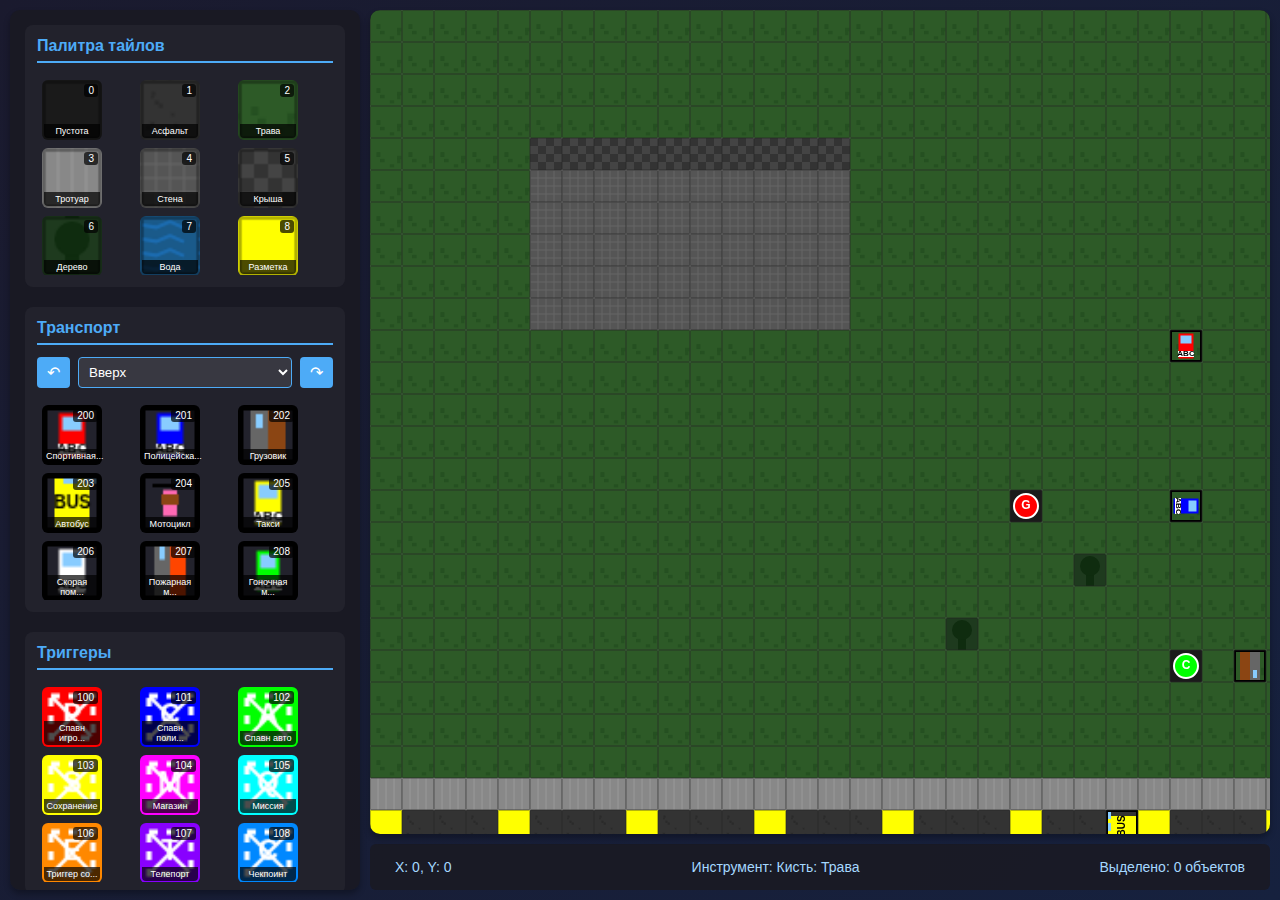
<file: index.html>
<!DOCTYPE html>
<html lang="ru">
<head>
  <meta charset="UTF-8">
  <meta name="viewport" content="width=device-width, initial-scale=1.0">
  <title>Редактор карт для GTA-подобной игры</title>
  <link rel="stylesheet" href="style.css">
</head>
<body>
<div class="container">
  <!-- Панель инструментов -->
  <div class="toolbar">
    <div class="toolbar-sections">
      <section class="section">
        <h2>Палитра тайлов</h2>
        <div class="tile-palette" id="tilePalette"></div>
      </section>

      <section class="section">
        <h2>Транспорт</h2>
        <div class="transport-controls">
          <button id="rotateLeft" title="Повернуть налево">↶</button>
          <select id="transportDirection" title="Направление транспорта">
            <option value="0">Вверх</option>
            <option value="1">Вправо</option>
            <option value="2">Вниз</option>
            <option value="3">Влево</option>
          </select>
          <button id="rotateRight" title="Повернуть направо">↷</button>
        </div>
        <div class="transport-palette" id="transportPalette"></div>
      </section>

      <section class="section">
        <h2>Триггеры</h2>
        <div class="triggers-palette" id="triggersPalette"></div>
      </section>

      <section class="section">
        <h2>Структуры</h2>
        <div class="structures-palette" id="structuresPalette"></div>
      </section>

      <section class="section">
        <h2>NPC</h2>
        <div class="npc-palette" id="npcPalette"></div>
      </section>

      <section class="section">
        <h2>Инструменты</h2>
        <div class="tools">
          <button id="brush" class="active" title="Кисть (Ctrl+B)">Кисть</button>
          <button id="fill" title="Заливка (Ctrl+F)">Заливка</button>
          <button id="erase" title="Ластик (Ctrl+E)">Ластик</button>
          <button id="structure" title="Структуры (Ctrl+S)">Структуры</button>
          <button id="transport" title="Транспорт (Ctrl+T)">Транспорт</button>
          <button id="npc" title="NPC (Ctrl+N)">NPC</button>
          <button id="select" title="Выделение (Ctrl+G)">Выделение</button>
          <button id="missions" title="Редактор миссий (Ctrl+M)">Миссии</button>
          <button id="runGame" title="Запуск игры (Ctrl+R)">Запуск игры</button>
        </div>

        <div class="file-controls">
          <input type="file" id="loadMap" accept=".json" style="display: none;">
          <button id="loadMapBtn">Загрузить карту</button>
          <button id="saveMap">Сохранить карту</button>
          <button id="exportImage">Экспорт в PNG</button>
          <button id="exportGame">Экспорт для игры</button>
        </div>

        <div class="map-info">
          <h3>Размер карты</h3>
          <div class="size-controls">
            <div>
              <label>Ширина:</label>
              <input type="number" id="width" value="50" min="10" max="200">
            </div>
            <div>
              <label>Высота:</label>
              <input type="number" id="height" value="50" min="10" max="200">
            </div>
            <button id="resize">Изменить</button>
          </div>
        </div>

        <div class="selected-info" id="selectedInfo">
          <h3>Выбранный объект</h3>
          <div id="objectInfo">Нет</div>
          <div id="missionInfo" style="margin-top: 8px; display: none;"></div>
          <button id="editMissionBtn" style="margin-top: 8px; display: none;">Редактировать миссию</button>
        </div>

        <div class="preview-settings">
          <h3>Настройки предпросмотра</h3>
          <label>
            <input type="checkbox" id="showPreview" checked>
            Показывать предпросмотр
          </label>
          <div class="preview-opacity">
            <label>Прозрачность:</label>
            <input type="range" id="previewOpacity" min="10" max="90" value="60">
            <span id="opacityValue">60%</span>
          </div>
        </div>
      </section>
    </div>
  </div>

  <!-- Основное поле редактора -->
  <div class="editor-area">
    <div class="canvas-container">
      <canvas id="mapCanvas"></canvas>
      <canvas id="selectionCanvas"></canvas>
      <canvas id="gridCanvas"></canvas>
      <!-- Canvas для предпросмотра будет добавлен динамически -->
    </div>
    <div class="status-bar">
      <div class="coordinates" id="coordinates">X: 0, Y: 0</div>
      <div class="tool-info" id="toolInfo">Инструмент: Кисть</div>
      <div class="selection-info" id="selectionInfo">Выделено: 0 объектов</div>
    </div>
  </div>
</div>

<!-- Модальное окно редактора миссий -->
<div id="missionEditorModal" class="modal">
  <div class="modal-content">
    <div class="modal-header">
      <h2>Редактор миссий и квестов</h2>
      <button class="close-modal">&times;</button>
    </div>
    <div class="modal-body">
      <div class="mission-editor-container">
        <!-- Левая панель: список миссий -->
        <div class="missions-list">
          <div class="missions-header">
            <h3>Миссии</h3>
            <button id="newMissionBtn" class="btn-primary">+ Новая миссия</button>
          </div>
          <div class="missions-container" id="missionsContainer">
            <!-- Список миссий будет заполняться динамически -->
          </div>
        </div>

        <!-- Правая панель: редактирование миссии -->
        <div class="mission-edit">
          <div class="mission-basic-info">
            <h3>Основная информация</h3>
            <div class="form-group">
              <label>ID миссии:</label>
              <input type="text" id="missionId" readonly>
            </div>
            <div class="form-group">
              <label>Название миссии:</label>
              <input type="text" id="missionName" placeholder="Введите название миссии">
            </div>
            <div class="form-group">
              <label>Описание:</label>
              <textarea id="missionDescription" rows="3" placeholder="Опишите миссию для игрока"></textarea>
            </div>
            <div class="form-group">
              <label>Тип миссии:</label>
              <select id="missionType">
                <option value="trigger">Триггер активации</option>
                <option value="collection">Сбор предметов</option>
                <option value="delivery">Доставка</option>
                <option value="elimination">Уничтожение</option>
                <option value="escort">Эскорт</option>
                <option value="race">Гонка</option>
                <option value="map_transition">Переход на карту</option>
                <option value="dialog">Диалог</option>
                <option value="combination">Комбинированная</option>
              </select>
            </div>
            <div class="form-group">
              <label>Сложность:</label>
              <select id="missionDifficulty">
                <option value="easy">Легкая</option>
                <option value="normal">Средняя</option>
                <option value="hard">Сложная</option>
                <option value="very_hard">Очень сложная</option>
              </select>
            </div>
            <div class="form-group">
              <label>Время на выполнение (сек):</label>
              <input type="number" id="missionTimeLimit" min="0" value="0">
              <small>0 = без ограничения времени</small>
            </div>
          </div>

          <div class="mission-triggers">
            <h3>Триггеры миссии</h3>
            <div class="form-group">
              <label>Триггер начала:</label>
              <select id="missionStartTrigger">
                <option value="">-- Выберите триггер --</option>
              </select>
              <button id="selectStartTriggerBtn" class="btn-small">Выбрать на карте</button>
            </div>
            <div class="form-group" id="missionTargetTriggersGroup">
              <label>Целевые триггеры:</label>
              <div id="missionTargetTriggersList"></div>
              <button id="addTargetTriggerBtn" class="btn-small">+ Добавить цель</button>
            </div>
            <div class="form-group" id="missionEndTriggerGroup">
              <label>Триггер завершения:</label>
              <select id="missionEndTrigger">
                <option value="">-- Выберите триггер --</option>
              </select>
              <button id="selectEndTriggerBtn" class="btn-small">Выбрать на карте</button>
            </div>
          </div>

          <div class="mission-objectives">
            <h3>Цели миссии</h3>
            <div id="missionObjectivesContainer">
              <div class="objective-item" data-type="trigger">
                <div class="objective-header">
                  <span>📌 Триггер активации</span>
                  <button class="remove-objective">&times;</button>
                </div>
                <div class="objective-content">
                  <p>Игрок должен активировать триггер</p>
                </div>
              </div>
            </div>
            <button id="addObjectiveBtn" class="btn-small">+ Добавить цель</button>
          </div>

          <div class="mission-rewards">
            <h3>Награды</h3>
            <div class="form-group">
              <label>Опыт:</label>
              <input type="number" id="missionExpReward" min="0" value="100">
            </div>
            <div class="form-group">
              <label>Деньги:</label>
              <input type="number" id="missionMoneyReward" min="0" value="500">
            </div>
            <div class="form-group">
              <label>Предметы:</label>
              <div id="missionItemsRewardList"></div>
              <button id="addItemRewardBtn" class="btn-small">+ Добавить предмет</button>
            </div>
            <div class="form-group">
              <label>Разблокирует:</label>
              <input type="text" id="missionUnlocks" placeholder="ID новой миссии, оружия и т.д.">
            </div>
          </div>

          <div class="mission-dialogs" id="missionDialogsSection">
            <h3>Диалоги</h3>
            <div id="missionDialogsList"></div>
            <button id="addDialogBtn" class="btn-small">+ Добавить диалог</button>
          </div>

          <div class="mission-map-transition" id="missionMapTransitionSection">
            <h3>Переход на карту</h3>
            <div class="form-group">
              <label>Файл карты:</label>
              <input type="text" id="missionTargetMap" placeholder="maps/house.json">
              <button id="browseMapBtn" class="btn-small">Обзор</button>
            </div>
            <div class="form-group">
              <label>Триггер спавна на новой карте:</label>
              <input type="text" id="missionSpawnTrigger" placeholder="ID триггера спавна">
            </div>
            <div class="form-group">
              <label>Сохранить инвентарь:</label>
              <input type="checkbox" id="missionKeepInventory" checked>
            </div>
          </div>

          <div class="mission-controls">
            <button id="saveMissionBtn" class="btn-primary">Сохранить миссию</button>
            <button id="deleteMissionBtn" class="btn-danger">Удалить миссию</button>
            <button id="testMissionBtn" class="btn-secondary">Тестировать миссию</button>
          </div>
        </div>
      </div>
    </div>
  </div>
</div>

<!-- Модальное окно диалога -->
<div id="dialogEditorModal" class="modal">
  <div class="modal-content">
    <div class="modal-header">
      <h2>Редактор диалога</h2>
      <button class="close-modal">&times;</button>
    </div>
    <div class="modal-body">
      <div class="form-group">
        <label>Персонаж:</label>
        <input type="text" id="dialogCharacter" placeholder="Имя персонажа">
      </div>
      <div class="form-group">
        <label>Текст диалога:</label>
        <textarea id="dialogText" rows="4" placeholder="Текст диалога"></textarea>
      </div>
      <div class="form-group">
        <label>Изображение персонажа:</label>
        <input type="text" id="dialogImage" placeholder="images/npc.png">
      </div>
      <div class="form-group">
        <label>Варианты ответов:</label>
        <div id="dialogOptionsList"></div>
        <button id="addDialogOptionBtn" class="btn-small">+ Добавить вариант</button>
      </div>
      <div class="form-group">
        <label>Триггер после диалога:</label>
        <select id="dialogTrigger">
          <option value="">-- Выберите триггер --</option>
        </select>
      </div>
      <div class="form-group">
        <label>Следующий диалог:</label>
        <input type="text" id="dialogNext" placeholder="ID следующего диалога">
      </div>
      <div class="dialog-controls">
        <button id="saveDialogBtn" class="btn-primary">Сохранить диалог</button>
        <button id="cancelDialogBtn" class="btn-secondary">Отмена</button>
      </div>
    </div>
  </div>
</div>

<!-- Модальное окно предмета -->
<div id="itemEditorModal" class="modal">
  <div class="modal-content">
    <div class="modal-header">
      <h2>Редактор предмета</h2>
      <button class="close-modal">&times;</button>
    </div>
    <div class="modal-body">
      <div class="form-group">
        <label>Название предмета:</label>
        <input type="text" id="itemName" placeholder="Имя предмета">
      </div>
      <div class="form-group">
        <label>Тип предмета:</label>
        <select id="itemType">
          <option value="weapon">Оружие</option>
          <option value="ammo">Патроны</option>
          <option value="health">Здоровье</option>
          <option value="armor">Броня</option>
          <option value="key">Ключ</option>
          <option value="document">Документ</option>
          <option value="collectible">Коллекционный предмет</option>
          <option value="money">Деньги</option>
        </select>
      </div>
      <div class="form-group">
        <label>Количество:</label>
        <input type="number" id="itemQuantity" min="1" value="1">
      </div>
      <div class="form-group">
        <label>Значение (для оружия - урон):</label>
        <input type="number" id="itemValue" min="0" value="0">
      </div>
      <div class="form-group">
        <label>Изображение:</label>
        <input type="text" id="itemImage" placeholder="images/item.png">
      </div>
      <div class="form-group">
        <label>Описание:</label>
        <textarea id="itemDescription" rows="2" placeholder="Описание предмета"></textarea>
      </div>
      <div class="item-controls">
        <button id="saveItemBtn" class="btn-primary">Сохранить предмет</button>
        <button id="cancelItemBtn" class="btn-secondary">Отмена</button>
      </div>
    </div>
  </div>
</div>

<script src="script.js"></script>
</body>
</html>
</file>
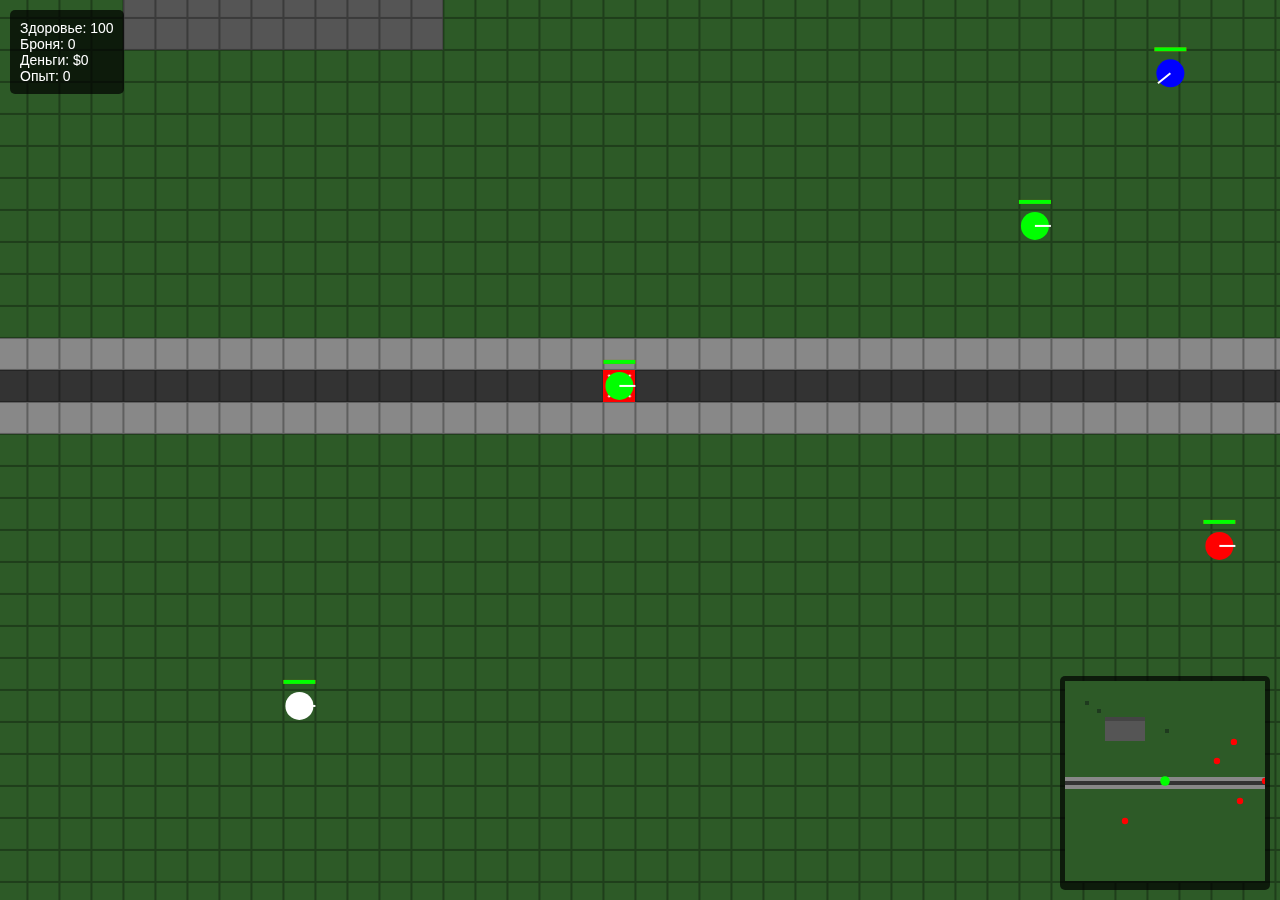
<file: game.html>
<!DOCTYPE html>
<html lang="ru">
<head>
  <meta charset="UTF-8">
  <meta name="viewport" content="width=device-width, initial-scale=1.0">
  <title>GTA-подобная игра</title>
  <style>
    * {
      margin: 0;
      padding: 0;
      box-sizing: border-box;
    }

    body {
      font-family: 'Segoe UI', Tahoma, Geneva, Verdana, sans-serif;
      background: #0a0a0a;
      color: white;
      overflow: hidden;
    }

    #gameContainer {
      position: relative;
      width: 100vw;
      height: 100vh;
    }

    #gameCanvas {
      position: absolute;
      top: 0;
      left: 0;
      background: #000;
    }

    #ui {
      position: absolute;
      top: 0;
      left: 0;
      width: 100%;
      height: 100%;
      pointer-events: none;
      z-index: 100;
    }

    .ui-element {
      position: absolute;
      pointer-events: auto;
    }

    #playerStats {
      top: 10px;
      left: 10px;
      background: rgba(0, 0, 0, 0.7);
      padding: 10px;
      border-radius: 5px;
      font-size: 14px;
    }

    #missionInfo {
      top: 10px;
      right: 10px;
      background: rgba(0, 0, 0, 0.7);
      padding: 10px;
      border-radius: 5px;
      max-width: 300px;
      font-size: 14px;
    }

    .dialog-box {
      position: absolute;
      bottom: 100px;
      left: 50%;
      transform: translateX(-50%);
      background: rgba(0, 0, 0, 0.9);
      padding: 20px;
      border-radius: 10px;
      width: 600px;
      max-width: 90%;
      border: 2px solid #4dabf7;
      display: none;
    }

    .dialog-character {
      color: #4dabf7;
      font-weight: bold;
      margin-bottom: 10px;
    }

    .dialog-text {
      margin-bottom: 15px;
      line-height: 1.5;
    }

    .dialog-options {
      display: flex;
      flex-direction: column;
      gap: 8px;
    }

    .dialog-option {
      background: #333;
      padding: 10px;
      border-radius: 5px;
      cursor: pointer;
      transition: background 0.2s;
    }

    .dialog-option:hover {
      background: #444;
    }

    #inventory {
      position: absolute;
      bottom: 10px;
      left: 10px;
      background: rgba(0, 0, 0, 0.7);
      padding: 10px;
      border-radius: 5px;
      display: none;
    }

    #minimap {
      position: absolute;
      bottom: 10px;
      right: 10px;
      background: rgba(0, 0, 0, 0.7);
      border-radius: 5px;
      padding: 5px;
    }

    #pauseMenu {
      position: absolute;
      top: 0;
      left: 0;
      width: 100%;
      height: 100%;
      background: rgba(0, 0, 0, 0.9);
      display: none;
      justify-content: center;
      align-items: center;
      z-index: 1000;
    }

    .pause-menu-content {
      background: #1a1a2e;
      padding: 30px;
      border-radius: 10px;
      width: 400px;
      text-align: center;
    }

    .pause-menu-content h2 {
      color: #4dabf7;
      margin-bottom: 20px;
    }

    .pause-menu-button {
      display: block;
      width: 100%;
      padding: 12px;
      margin: 8px 0;
      background: #2d2d44;
      color: white;
      border: none;
      border-radius: 5px;
      cursor: pointer;
      font-size: 16px;
    }

    .pause-menu-button:hover {
      background: #3d3d54;
    }

    .loading-screen {
      position: absolute;
      top: 0;
      left: 0;
      width: 100%;
      height: 100%;
      background: #000;
      display: flex;
      justify-content: center;
      align-items: center;
      z-index: 10000;
    }

    .loading-progress {
      width: 300px;
      height: 20px;
      background: #333;
      border-radius: 10px;
      overflow: hidden;
    }

    .loading-bar {
      height: 100%;
      background: #4dabf7;
      width: 0%;
      transition: width 0.3s;
    }

    .mission-marker {
      position: absolute;
      color: yellow;
      font-weight: bold;
      text-shadow: 2px 2px 2px black;
      z-index: 50;
    }
  </style>
</head>
<body>
<div id="gameContainer">
  <canvas id="gameCanvas"></canvas>

  <div id="ui">
    <div id="playerStats" class="ui-element">
      <div>Здоровье: <span id="health">100</span></div>
      <div>Броня: <span id="armor">0</span></div>
      <div>Деньги: $<span id="money">0</span></div>
      <div>Опыт: <span id="exp">0</span></div>
    </div>

    <div id="missionInfo" class="ui-element" style="display: none;">
      <div id="missionTitle"></div>
      <div id="missionDesc"></div>
      <div id="missionObjectives"></div>
      <div id="missionTimer"></div>
    </div>

    <div id="minimap" class="ui-element">
      <canvas id="minimapCanvas" width="200" height="200"></canvas>
    </div>

    <div id="inventory" class="ui-element"></div>

    <div id="dialogBox" class="dialog-box ui-element"></div>
  </div>

  <div id="pauseMenu">
    <div class="pause-menu-content">
      <h2>ПАУЗА</h2>
      <button class="pause-menu-button" id="resumeGame">Продолжить игру</button>
      <button class="pause-menu-button" id="saveGame">Сохранить игру</button>
      <button class="pause-menu-button" id="loadGame">Загрузить игру</button>
      <button class="pause-menu-button" id="settings">Настройки</button>
      <button class="pause-menu-button" id="quitGame">Выйти в редактор</button>
    </div>
  </div>

  <div class="loading-screen" id="loadingScreen">
    <div>
      <h2>Загрузка игры...</h2>
      <div class="loading-progress">
        <div class="loading-bar" id="loadingBar"></div>
      </div>
      <div id="loadingText">Загрузка карты...</div>
    </div>
  </div>
</div>

<script src="game.js"></script>
</body>
</html>
</file>
<file: style.css>
* {
    margin: 0;
    padding: 0;
    box-sizing: border-box;
}

body {
    font-family: 'Segoe UI', Tahoma, Geneva, Verdana, sans-serif;
    background: linear-gradient(135deg, #1a1a2e 0%, #16213e 100%);
    color: #fff;
    min-height: 100vh;
    overflow: hidden;
}

.container {
    display: flex;
    height: 100vh;
    padding: 10px;
    gap: 10px;
}

.toolbar {
    width: 350px;
    background: rgba(25, 25, 35, 0.95);
    border-radius: 10px;
    padding: 15px;
    display: flex;
    flex-direction: column;
    box-shadow: 0 4px 6px rgba(0, 0, 0, 0.3);
    overflow-y: auto;
}

.toolbar-sections {
    display: flex;
    flex-direction: column;
    gap: 20px;
}

.section {
    background: rgba(40, 40, 50, 0.6);
    border-radius: 8px;
    padding: 12px;
}

.section h2 {
    color: #4dabf7;
    font-size: 16px;
    margin-bottom: 12px;
    padding-bottom: 6px;
    border-bottom: 2px solid #4dabf7;
}

.tile-palette, .transport-palette, .triggers-palette, .structures-palette {
    display: grid;
    grid-template-columns: repeat(3, 1fr);
    gap: 8px;
    max-height: 200px;
    overflow-y: auto;
    padding: 5px;
}

.transport-controls {
    display: flex;
    gap: 8px;
    margin-bottom: 12px;
    align-items: center;
}

.transport-controls button {
    padding: 6px 10px;
    background: #4dabf7;
    border: none;
    border-radius: 4px;
    color: white;
    cursor: pointer;
    font-size: 16px;
    transition: background 0.2s;
}

.transport-controls button:hover {
    background: #339af0;
}

.transport-controls select {
    flex: 1;
    padding: 6px;
    background: rgba(255, 255, 255, 0.1);
    border: 1px solid #4dabf7;
    border-radius: 4px;
    color: white;
}

.tools {
    display: grid;
    grid-template-columns: repeat(3, 1fr);
    gap: 8px;
    margin-bottom: 15px;
}

.tools button {
    padding: 10px;
    background: linear-gradient(135deg, #4dabf7 0%, #339af0 100%);
    color: white;
    border: none;
    border-radius: 6px;
    cursor: pointer;
    font-size: 13px;
    font-weight: 600;
    transition: all 0.2s ease;
}

.tools button:hover {
    background: linear-gradient(135deg, #339af0 0%, #228be6 100%);
    transform: translateY(-2px);
}

.tools button.active {
    background: linear-gradient(135deg, #ff6b6b 0%, #fa5252 100%);
}

.file-controls {
    display: grid;
    grid-template-columns: repeat(2, 1fr);
    gap: 8px;
    margin-bottom: 15px;
}

.file-controls button {
    padding: 10px;
    background: linear-gradient(135deg, #37b24d 0%, #2b8a3e 100%);
    color: white;
    border: none;
    border-radius: 6px;
    cursor: pointer;
    font-size: 13px;
    font-weight: 600;
}

.file-controls button:hover {
    background: linear-gradient(135deg, #2b8a3e 0%, #237032 100%);
}

.size-controls {
    display: flex;
    flex-direction: column;
    gap: 8px;
}

.size-controls > div {
    display: flex;
    align-items: center;
    gap: 8px;
}

.size-controls label {
    font-size: 13px;
    color: #a5d8ff;
    min-width: 60px;
}

.size-controls input {
    padding: 6px;
    background: rgba(255, 255, 255, 0.1);
    border: 1px solid #4dabf7;
    border-radius: 4px;
    color: white;
    width: 100%;
}

#resize {
    padding: 8px;
    background: #4dabf7;
    color: white;
    border: none;
    border-radius: 4px;
    cursor: pointer;
    margin-top: 8px;
}

.selected-info {
    background: rgba(0, 0, 0, 0.3);
    border-radius: 6px;
    padding: 10px;
    margin-top: 15px;
}

.selected-info h3 {
    color: #ffd43b;
    font-size: 14px;
    margin-bottom: 8px;
}

#objectInfo {
    font-size: 12px;
    color: #a5d8ff;
}

.preview-settings {
    background: rgba(0, 0, 0, 0.3);
    border-radius: 6px;
    padding: 10px;
    margin-top: 15px;
}

.preview-settings h3 {
    color: #ffd43b;
    font-size: 14px;
    margin-bottom: 10px;
}

.preview-settings label {
    display: flex;
    align-items: center;
    gap: 8px;
    font-size: 13px;
    color: #a5d8ff;
    cursor: pointer;
}

.preview-settings input[type="checkbox"] {
    width: 16px;
    height: 16px;
}

.preview-opacity {
    margin-top: 10px;
    display: flex;
    flex-direction: column;
    gap: 5px;
}

.preview-opacity label {
    font-size: 13px;
    color: #a5d8ff;
}

.preview-opacity input[type="range"] {
    width: 100%;
    height: 6px;
    background: rgba(255, 255, 255, 0.1);
    border-radius: 3px;
    outline: none;
    -webkit-appearance: none;
}

.preview-opacity input[type="range"]::-webkit-slider-thumb {
    -webkit-appearance: none;
    width: 16px;
    height: 16px;
    background: #4dabf7;
    border-radius: 50%;
    cursor: pointer;
}

.preview-opacity span {
    font-size: 12px;
    color: #a5d8ff;
    text-align: right;
}

.editor-area {
    flex: 1;
    display: flex;
    flex-direction: column;
    gap: 10px;
}

.canvas-container {
    position: relative;
    flex: 1;
    background: #0f0f1a;
    border-radius: 10px;
    overflow: auto;
    box-shadow: 0 4px 6px rgba(0, 0, 0, 0.3);
}

#mapCanvas, #selectionCanvas, #gridCanvas, #previewCanvas {
    position: absolute;
    top: 0;
    left: 0;
}

#gridCanvas {
    pointer-events: none;
    z-index: 1;
}

#selectionCanvas {
    pointer-events: none;
    z-index: 3;
}

#previewCanvas {
    pointer-events: none;
    z-index: 2;
}

.status-bar {
    display: flex;
    justify-content: space-between;
    padding: 10px 15px;
    background: rgba(25, 25, 35, 0.9);
    border-radius: 6px;
    font-size: 14px;
    color: #a5d8ff;
}

.coordinates, .tool-info, .selection-info {
    padding: 5px 10px;
}

.palette-item {
    width: 60px;
    height: 60px;
    border: 2px solid transparent;
    border-radius: 6px;
    cursor: pointer;
    background-size: cover;
    position: relative;
    transition: all 0.2s ease;
}

.palette-item:hover {
    transform: scale(1.05);
    border-color: #4dabf7;
}

.palette-item.selected {
    border-color: #ff6b6b;
    box-shadow: 0 0 10px rgba(255, 107, 107, 0.5);
    transform: scale(1.05);
}
.palette-label {
    position: absolute;
    top: 2px;
    right: 2px;
    background: rgba(0, 0, 0, 0.7);
    color: white;
    font-size: 10px;
    padding: 1px 4px;
    border-radius: 3px;
}

.palette-name {
    position: absolute;
    bottom: 0;
    left: 0;
    right: 0;
    background: rgba(0, 0, 0, 0.7);
    color: white;
    font-size: 9px;
    text-align: center;
    padding: 2px;
    border-bottom-left-radius: 4px;
    border-bottom-right-radius: 4px;
}

/* Стили для скроллбара */
::-webkit-scrollbar {
    width: 8px;
    height: 8px;
}

::-webkit-scrollbar-track {
    background: rgba(255, 255, 255, 0.1);
    border-radius: 4px;
}

::-webkit-scrollbar-thumb {
    background: #4dabf7;
    border-radius: 4px;
}

::-webkit-scrollbar-thumb:hover {
    background: #339af0;
}
/* Модальные окна */
.modal {
    display: none;
    position: fixed;
    z-index: 1000;
    left: 0;
    top: 0;
    width: 100%;
    height: 100%;
    background-color: rgba(0, 0, 0, 0.8);
    overflow: auto;
}

.modal-content {
    background: #1a1a2e;
    margin: 5% auto;
    padding: 0;
    border-radius: 10px;
    width: 90%;
    max-width: 1200px;
    max-height: 85vh;
    overflow: hidden;
    display: flex;
    flex-direction: column;
}

.modal-header {
    background: #2d2d44;
    padding: 15px 20px;
    display: flex;
    justify-content: space-between;
    align-items: center;
    border-bottom: 2px solid #4dabf7;
}

.modal-header h2 {
    color: #4dabf7;
    margin: 0;
    font-size: 20px;
}

.close-modal {
    background: none;
    border: none;
    color: white;
    font-size: 28px;
    cursor: pointer;
    padding: 0;
    width: 30px;
    height: 30px;
    display: flex;
    align-items: center;
    justify-content: center;
}

.close-modal:hover {
    color: #ff6b6b;
}

.modal-body {
    padding: 20px;
    overflow-y: auto;
    flex: 1;
}

/* Контейнер редактора миссий */
.mission-editor-container {
    display: flex;
    gap: 20px;
    height: 70vh;
}

.missions-list {
    width: 300px;
    background: #2d2d44;
    border-radius: 8px;
    padding: 15px;
    display: flex;
    flex-direction: column;
}

.missions-header {
    display: flex;
    justify-content: space-between;
    align-items: center;
    margin-bottom: 15px;
}

.missions-header h3 {
    color: #4dabf7;
    margin: 0;
}

.missions-container {
    flex: 1;
    overflow-y: auto;
    background: #1a1a2a;
    border-radius: 6px;
    padding: 10px;
}

.mission-item {
    background: #2a2a3a;
    border: 1px solid #444;
    border-radius: 6px;
    padding: 10px;
    margin-bottom: 8px;
    cursor: pointer;
    transition: all 0.2s;
}

.mission-item:hover {
    background: #333344;
    border-color: #4dabf7;
}

.mission-item.active {
    background: #2d3a5a;
    border-color: #4dabf7;
}

.mission-item-title {
    font-weight: bold;
    color: #ffd43b;
    margin-bottom: 4px;
}

.mission-item-type {
    font-size: 12px;
    color: #888;
    margin-bottom: 4px;
}

.mission-item-desc {
    font-size: 12px;
    color: #aaa;
    overflow: hidden;
    text-overflow: ellipsis;
    white-space: nowrap;
}

.mission-edit {
    flex: 1;
    overflow-y: auto;
    padding-right: 10px;
}

/* Формы */
.form-group {
    margin-bottom: 15px;
}

.form-group label {
    display: block;
    margin-bottom: 5px;
    color: #a5d8ff;
    font-size: 14px;
}

.form-group input,
.form-group select,
.form-group textarea {
    width: 100%;
    padding: 8px;
    background: rgba(255, 255, 255, 0.1);
    border: 1px solid #4dabf7;
    border-radius: 4px;
    color: white;
    font-size: 14px;
}

.form-group textarea {
    resize: vertical;
    min-height: 60px;
}

.form-group small {
    display: block;
    margin-top: 4px;
    color: #888;
    font-size: 12px;
}

/* Кнопки */
.btn-primary {
    background: linear-gradient(135deg, #4dabf7 0%, #339af0 100%);
    color: white;
    border: none;
    border-radius: 6px;
    padding: 10px 15px;
    cursor: pointer;
    font-weight: 600;
    transition: all 0.2s;
}

.btn-primary:hover {
    background: linear-gradient(135deg, #339af0 0%, #228be6 100%);
    transform: translateY(-2px);
}

.btn-secondary {
    background: #555;
    color: white;
    border: none;
    border-radius: 6px;
    padding: 10px 15px;
    cursor: pointer;
    transition: all 0.2s;
}

.btn-secondary:hover {
    background: #666;
}

.btn-danger {
    background: linear-gradient(135deg, #ff6b6b 0%, #fa5252 100%);
    color: white;
    border: none;
    border-radius: 6px;
    padding: 10px 15px;
    cursor: pointer;
    font-weight: 600;
    transition: all 0.2s;
}

.btn-danger:hover {
    background: linear-gradient(135deg, #fa5252 0%, #e03131 100%);
}

.btn-small {
    background: #444;
    color: white;
    border: none;
    border-radius: 4px;
    padding: 5px 10px;
    font-size: 12px;
    cursor: pointer;
    margin-top: 5px;
}

.btn-small:hover {
    background: #555;
}

/* Объективы миссий */
.mission-objectives {
    margin: 20px 0;
    padding: 15px;
    background: #2a2a3a;
    border-radius: 8px;
}

.objective-item {
    background: #333344;
    border: 1px solid #555;
    border-radius: 6px;
    padding: 10px;
    margin-bottom: 10px;
}

.objective-header {
    display: flex;
    justify-content: space-between;
    align-items: center;
    margin-bottom: 8px;
}

.objective-header span {
    color: #ffd43b;
    font-weight: bold;
}

.remove-objective {
    background: none;
    border: none;
    color: #ff6b6b;
    font-size: 20px;
    cursor: pointer;
    padding: 0;
    width: 24px;
    height: 24px;
    display: flex;
    align-items: center;
    justify-content: center;
}

.remove-objective:hover {
    color: #ff0000;
}

.objective-content {
    padding-left: 10px;
}

.objective-content p {
    margin: 0;
    color: #aaa;
    font-size: 13px;
}

/* Диалоги */
.mission-dialogs {
    margin: 20px 0;
    padding: 15px;
    background: #2a2a3a;
    border-radius: 8px;
}

.dialog-item {
    background: #333344;
    border: 1px solid #555;
    border-radius: 6px;
    padding: 10px;
    margin-bottom: 10px;
}

.dialog-item-header {
    display: flex;
    justify-content: space-between;
    align-items: center;
    margin-bottom: 8px;
}

.dialog-item-character {
    color: #4dabf7;
    font-weight: bold;
}

.dialog-item-text {
    color: #ddd;
    font-size: 13px;
    margin-bottom: 8px;
}

.dialog-item-options {
    padding-left: 15px;
}

.dialog-option {
    background: #2a2a3a;
    border-left: 2px solid #4dabf7;
    padding: 5px 10px;
    margin-bottom: 5px;
    font-size: 12px;
    color: #ccc;
}

/* Предметы */
.mission-rewards {
    margin: 20px 0;
    padding: 15px;
    background: #2a2a3a;
    border-radius: 8px;
}

.reward-item {
    display: flex;
    justify-content: space-between;
    align-items: center;
    background: #333344;
    border: 1px solid #555;
    border-radius: 6px;
    padding: 8px 10px;
    margin-bottom: 8px;
}

.reward-item-name {
    color: #ffd43b;
    font-weight: bold;
}

.reward-item-quantity {
    color: #4dabf7;
    font-weight: bold;
}

/* Секции */
.mission-triggers,
.mission-map-transition,
.mission-rewards,
.mission-dialogs {
    margin-top: 20px;
}

.mission-triggers h3,
.mission-objectives h3,
.mission-rewards h3,
.mission-dialogs h3,
.mission-map-transition h3 {
    color: #4dabf7;
    margin-bottom: 15px;
    border-bottom: 1px solid #444;
    padding-bottom: 8px;
}

.mission-controls {
    display: flex;
    gap: 10px;
    margin-top: 20px;
    padding-top: 20px;
    border-top: 1px solid #444;
}

/* Управление списками */
.target-trigger-item,
.item-reward-item {
    display: flex;
    align-items: center;
    gap: 10px;
    margin-bottom: 8px;
    padding: 8px;
    background: #333344;
    border-radius: 4px;
}

.target-trigger-item select,
.item-reward-item input {
    flex: 1;
}

.remove-list-item {
    background: #ff6b6b;
    color: white;
    border: none;
    border-radius: 4px;
    width: 24px;
    height: 24px;
    cursor: pointer;
    display: flex;
    align-items: center;
    justify-content: center;
}

.remove-list-item:hover {
    background: #ff0000;
}

/* Скроллбары */
.modal-body::-webkit-scrollbar,
.missions-container::-webkit-scrollbar,
.mission-edit::-webkit-scrollbar {
    width: 8px;
}

.modal-body::-webkit-scrollbar-track,
.missions-container::-webkit-scrollbar-track,
.mission-edit::-webkit-scrollbar-track {
    background: rgba(255, 255, 255, 0.1);
    border-radius: 4px;
}

.modal-body::-webkit-scrollbar-thumb,
.missions-container::-webkit-scrollbar-thumb,
.mission-edit::-webkit-scrollbar-thumb {
    background: #4dabf7;
    border-radius: 4px;
}

.modal-body::-webkit-scrollbar-thumb:hover,
.missions-container::-webkit-scrollbar-thumb:hover,
.mission-edit::-webkit-scrollbar-thumb:hover {
    background: #339af0;
}
.npc-palette {
    display: grid;
    grid-template-columns: repeat(3, 1fr);
    gap: 8px;
    max-height: 200px;
    overflow-y: auto;
    padding: 5px;
}
</file>
